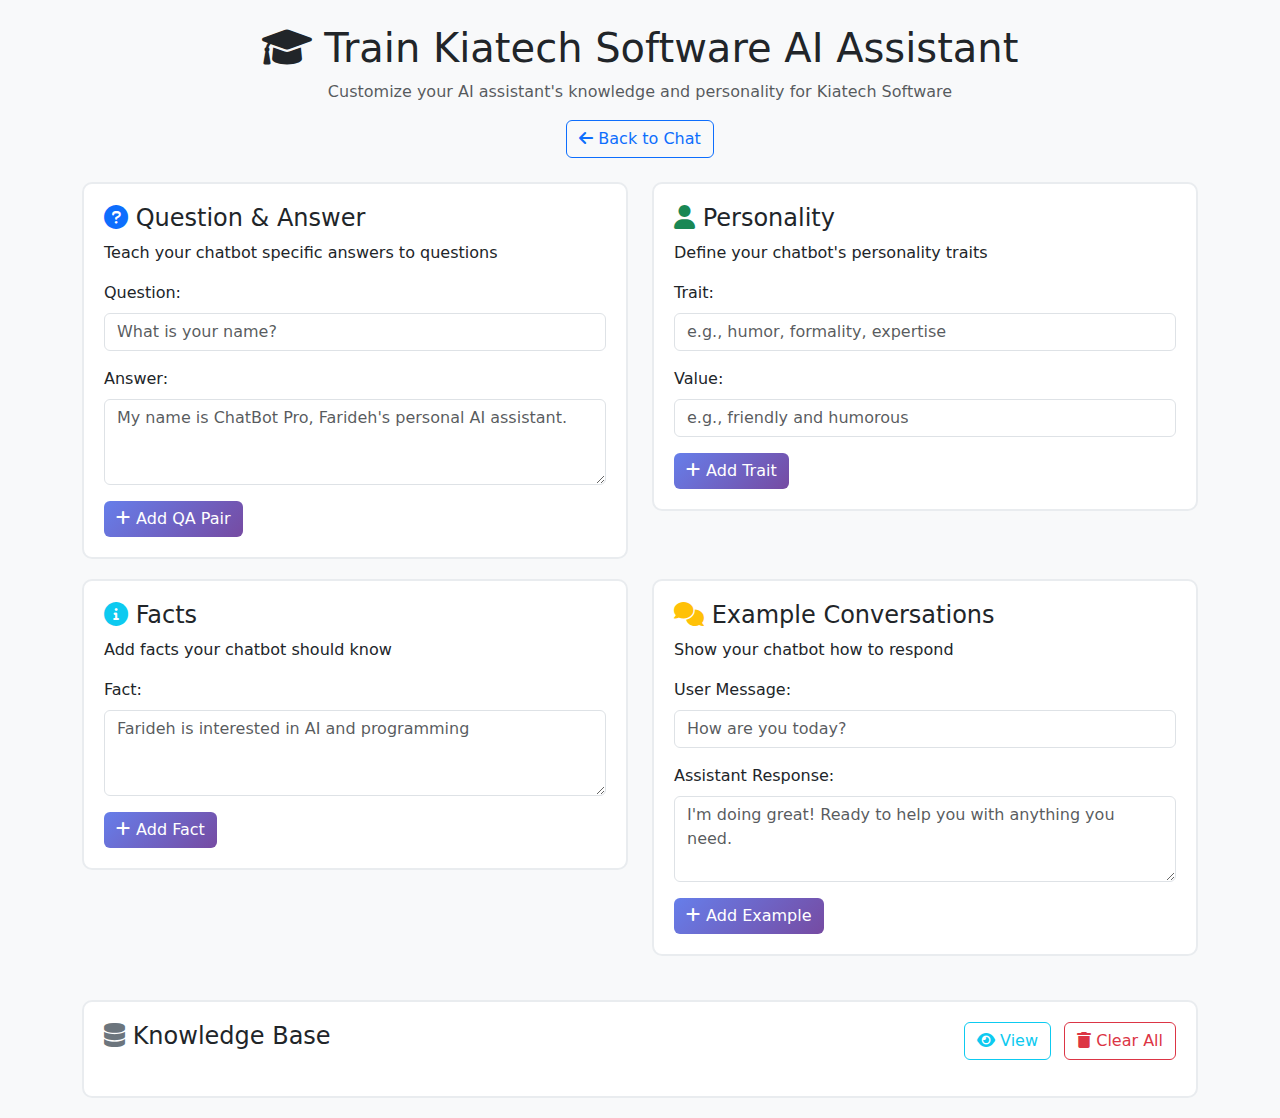
<file: backend/templates/train.html>
<!DOCTYPE html>
<html lang="en">
<head>
    <meta charset="UTF-8">
    <meta name="viewport" content="width=device-width, initial-scale=1.0">
    <title>Train Kiatech Software AI Assistant</title>
    <link href="https://cdn.jsdelivr.net/npm/bootstrap@5.1.3/dist/css/bootstrap.min.css" rel="stylesheet">
    <link href="https://cdnjs.cloudflare.com/ajax/libs/font-awesome/6.0.0/css/all.min.css" rel="stylesheet">
    <style>
        .training-card {
            border: 2px solid #e9ecef;
            border-radius: 10px;
            padding: 20px;
            margin-bottom: 20px;
            background: white;
        }
        .training-card:hover {
            border-color: #007bff;
            box-shadow: 0 4px 8px rgba(0,123,255,0.1);
        }
        .btn-train {
            background: linear-gradient(135deg, #667eea 0%, #764ba2 100%);
            border: none;
            color: white;
        }
        .btn-train:hover {
            background: linear-gradient(135deg, #5a6fd8 0%, #6a4190 100%);
            color: white;
        }
    </style>
</head>
<body class="bg-light">
    <div class="container mt-4">
        <div class="row">
            <div class="col-12">
                <div class="text-center mb-4">
                    <h1><i class="fas fa-graduation-cap"></i> Train Kiatech Software AI Assistant</h1>
                    <p class="text-muted">Customize your AI assistant's knowledge and personality for Kiatech Software</p>
                    <a href="/" class="btn btn-outline-primary">
                        <i class="fas fa-arrow-left"></i> Back to Chat
                    </a>
                </div>
            </div>
        </div>

        <div class="row">
            <!-- Question-Answer Training -->
            <div class="col-md-6">
                <div class="training-card">
                    <h4><i class="fas fa-question-circle text-primary"></i> Question & Answer</h4>
                    <p>Teach your chatbot specific answers to questions</p>
                    
                    <div class="mb-3">
                        <label class="form-label">Question:</label>
                        <input type="text" class="form-control" id="question" placeholder="What is your name?">
                    </div>
                    
                    <div class="mb-3">
                        <label class="form-label">Answer:</label>
                        <textarea class="form-control" id="answer" rows="3" placeholder="My name is ChatBot Pro, Farideh's personal AI assistant."></textarea>
                    </div>
                    
                    <button class="btn btn-train" onclick="trainQA()">
                        <i class="fas fa-plus"></i> Add QA Pair
                    </button>
                </div>
            </div>

            <!-- Personality Training -->
            <div class="col-md-6">
                <div class="training-card">
                    <h4><i class="fas fa-user text-success"></i> Personality</h4>
                    <p>Define your chatbot's personality traits</p>
                    
                    <div class="mb-3">
                        <label class="form-label">Trait:</label>
                        <input type="text" class="form-control" id="trait" placeholder="e.g., humor, formality, expertise">
                    </div>
                    
                    <div class="mb-3">
                        <label class="form-label">Value:</label>
                        <input type="text" class="form-control" id="traitValue" placeholder="e.g., friendly and humorous">
                    </div>
                    
                    <button class="btn btn-train" onclick="trainPersonality()">
                        <i class="fas fa-plus"></i> Add Trait
                    </button>
                </div>
            </div>

            <!-- Facts Training -->
            <div class="col-md-6">
                <div class="training-card">
                    <h4><i class="fas fa-info-circle text-info"></i> Facts</h4>
                    <p>Add facts your chatbot should know</p>
                    
                    <div class="mb-3">
                        <label class="form-label">Fact:</label>
                        <textarea class="form-control" id="fact" rows="3" placeholder="Farideh is interested in AI and programming"></textarea>
                    </div>
                    
                    <button class="btn btn-train" onclick="trainFact()">
                        <i class="fas fa-plus"></i> Add Fact
                    </button>
                </div>
            </div>

            <!-- Example Conversations -->
            <div class="col-md-6">
                <div class="training-card">
                    <h4><i class="fas fa-comments text-warning"></i> Example Conversations</h4>
                    <p>Show your chatbot how to respond</p>
                    
                    <div class="mb-3">
                        <label class="form-label">User Message:</label>
                        <input type="text" class="form-control" id="userMsg" placeholder="How are you today?">
                    </div>
                    
                    <div class="mb-3">
                        <label class="form-label">Assistant Response:</label>
                        <textarea class="form-control" id="assistantMsg" rows="3" placeholder="I'm doing great! Ready to help you with anything you need."></textarea>
                    </div>
                    
                    <button class="btn btn-train" onclick="trainExample()">
                        <i class="fas fa-plus"></i> Add Example
                    </button>
                </div>
            </div>
        </div>

        <!-- Knowledge Base View -->
        <div class="row mt-4">
            <div class="col-12">
                <div class="training-card">
                    <div class="d-flex justify-content-between align-items-center mb-3">
                        <h4><i class="fas fa-database text-secondary"></i> Knowledge Base</h4>
                        <div>
                            <button class="btn btn-outline-info me-2" onclick="viewKnowledge()">
                                <i class="fas fa-eye"></i> View
                            </button>
                            <button class="btn btn-outline-danger" onclick="clearTraining()">
                                <i class="fas fa-trash"></i> Clear All
                            </button>
                        </div>
                    </div>
                    
                    <div id="knowledgeDisplay" class="mt-3" style="display: none;">
                        <pre id="knowledgeContent" class="bg-light p-3 rounded"></pre>
                    </div>
                </div>
            </div>
        </div>
    </div>

    <script src="https://cdn.jsdelivr.net/npm/bootstrap@5.1.3/dist/js/bootstrap.bundle.min.js"></script>
    <script>
        async function trainQA() {
            const question = document.getElementById('question').value;
            const answer = document.getElementById('answer').value;
            
            if (!question || !answer) {
                alert('Please fill in both question and answer');
                return;
            }
            
            try {
                const response = await fetch('/api/train/qa', {
                    method: 'POST',
                    headers: {'Content-Type': 'application/json'},
                    body: JSON.stringify({question, answer})
                });
                
                const result = await response.json();
                alert(result.message);
                document.getElementById('question').value = '';
                document.getElementById('answer').value = '';
            } catch (error) {
                alert('Error: ' + error.message);
            }
        }
        
        async function trainPersonality() {
            const trait = document.getElementById('trait').value;
            const value = document.getElementById('traitValue').value;
            
            if (!trait || !value) {
                alert('Please fill in both trait and value');
                return;
            }
            
            try {
                const response = await fetch('/api/train/personality', {
                    method: 'POST',
                    headers: {'Content-Type': 'application/json'},
                    body: JSON.stringify({trait, value})
                });
                
                const result = await response.json();
                alert(result.message);
                document.getElementById('trait').value = '';
                document.getElementById('traitValue').value = '';
            } catch (error) {
                alert('Error: ' + error.message);
            }
        }
        
        async function trainFact() {
            const fact = document.getElementById('fact').value;
            
            if (!fact) {
                alert('Please enter a fact');
                return;
            }
            
            try {
                const response = await fetch('/api/train/fact', {
                    method: 'POST',
                    headers: {'Content-Type': 'application/json'},
                    body: JSON.stringify({fact})
                });
                
                const result = await response.json();
                alert(result.message);
                document.getElementById('fact').value = '';
            } catch (error) {
                alert('Error: ' + error.message);
            }
        }
        
        async function trainExample() {
            const userMsg = document.getElementById('userMsg').value;
            const assistantMsg = document.getElementById('assistantMsg').value;
            
            if (!userMsg || !assistantMsg) {
                alert('Please fill in both user message and assistant response');
                return;
            }
            
            try {
                const response = await fetch('/api/train/example', {
                    method: 'POST',
                    headers: {'Content-Type': 'application/json'},
                    body: JSON.stringify({user_message: userMsg, assistant_response: assistantMsg})
                });
                
                const result = await response.json();
                alert(result.message);
                document.getElementById('userMsg').value = '';
                document.getElementById('assistantMsg').value = '';
            } catch (error) {
                alert('Error: ' + error.message);
            }
        }
        
        async function viewKnowledge() {
            try {
                const response = await fetch('/api/train/knowledge');
                const knowledge = await response.json();
                
                document.getElementById('knowledgeContent').textContent = JSON.stringify(knowledge, null, 2);
                document.getElementById('knowledgeDisplay').style.display = 'block';
            } catch (error) {
                alert('Error: ' + error.message);
            }
        }
        
        async function clearTraining() {
            if (confirm('Are you sure you want to clear all training data?')) {
                try {
                    const response = await fetch('/api/train/clear', {method: 'POST'});
                    const result = await response.json();
                    alert(result.message);
                    document.getElementById('knowledgeDisplay').style.display = 'none';
                } catch (error) {
                    alert('Error: ' + error.message);
                }
            }
        }
    </script>
</body>
</html>
</file>
